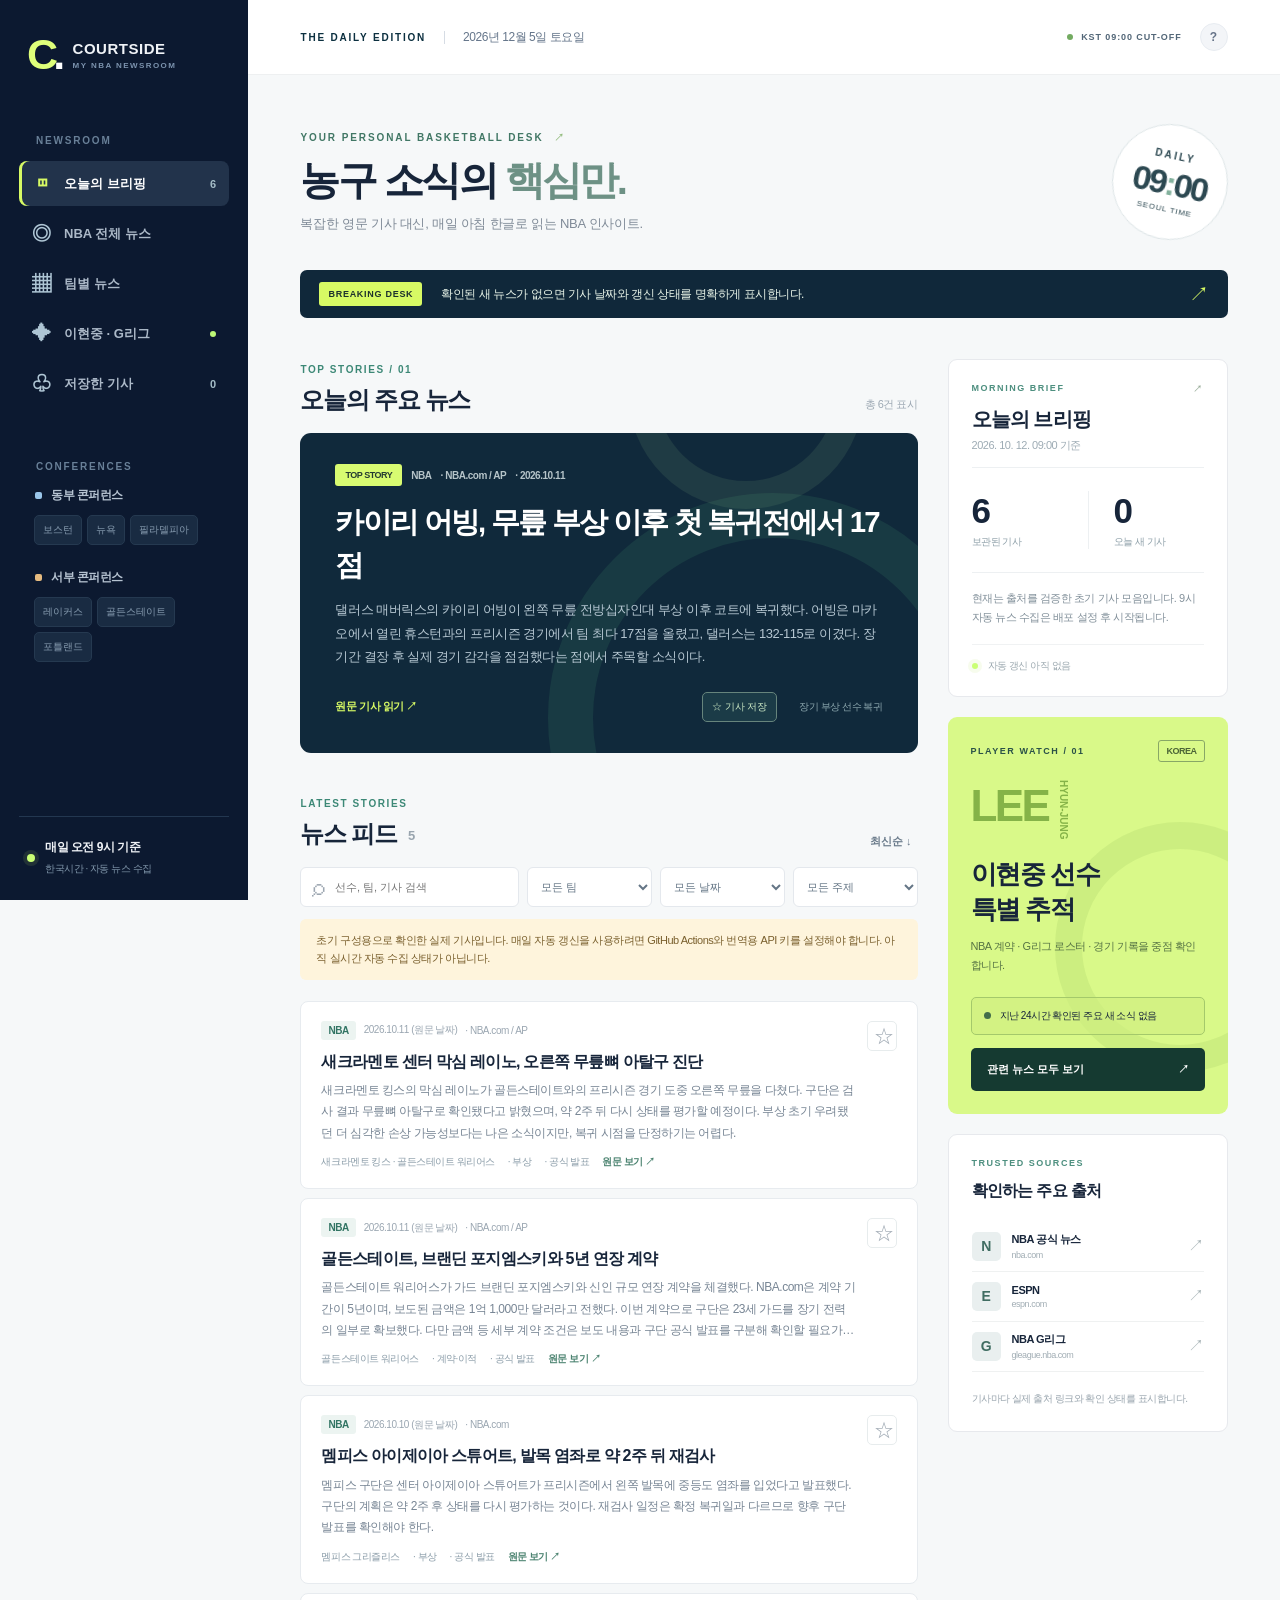
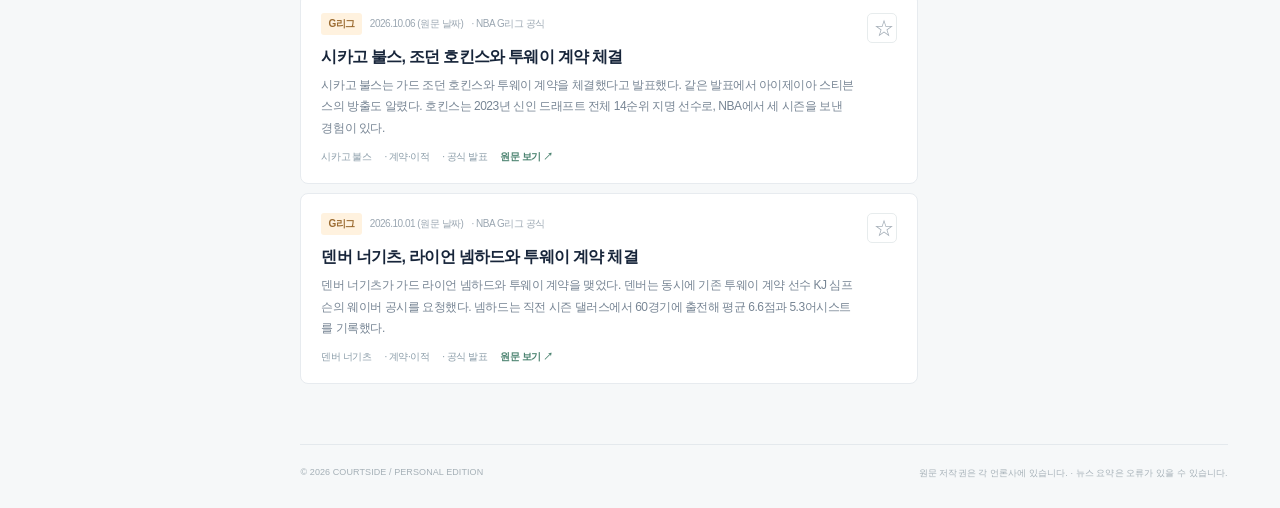
<file: index.html>
<!doctype html>
<html lang="ko">
<head>
  <meta charset="utf-8" />
  <meta name="viewport" content="width=device-width, initial-scale=1" />
  <meta name="theme-color" content="#0b1730" />
  <meta name="robots" content="noindex,nofollow" />
  <meta name="description" content="매일 아침 9시, 주요 NBA 소식과 이현중·G리그 뉴스를 한국어로 읽는 개인 뉴스룸." />
  <title>COURTSIDE — 나만의 NBA 뉴스룸</title>
  <link rel="icon" href="assets/favicon.svg" type="image/svg+xml" />
  <link rel="stylesheet" href="assets/styles.css" />
  <script src="assets/app.js" defer></script>
</head>
<body>
  <div class="shell">
    <aside class="sidebar" id="sidebar">
      <a class="brand" href="#all" aria-label="코트사이드 처음으로"><span class="brand-mark">C<span class="brand-dot">.</span></span><span class="brand-copy">COURTSIDE<small>MY NBA NEWSROOM</small></span></a>
      <div class="side-label">NEWSROOM</div>
      <nav class="main-nav" aria-label="주요 메뉴">
        <button class="nav-item active" data-view="all"><span class="nav-symbol">◫</span> 오늘의 브리핑 <span class="nav-count" id="allCount">—</span></button>
        <button class="nav-item" data-view="nba"><span class="nav-symbol">◎</span> NBA 전체 뉴스</button>
        <button class="nav-item" data-view="team"><span class="nav-symbol">▦</span> 팀별 뉴스</button>
        <button class="nav-item" data-view="lee"><span class="nav-symbol">✦</span> 이현중 · G리그 <span class="nav-pulse"></span></button>
        <button class="nav-item" data-view="saved"><span class="nav-symbol">♧</span> 저장한 기사 <span class="nav-count" id="savedCount">0</span></button>
      </nav>
      <div class="side-label leagues-label">CONFERENCES</div>
      <div class="conference-title"><span class="conf-dot east"></span> 동부 콘퍼런스</div>
      <div class="team-shortcuts"><button data-team="BOS">보스턴</button><button data-team="NYK">뉴욕</button><button data-team="PHI">필라델피아</button></div>
      <div class="conference-title"><span class="conf-dot west"></span> 서부 콘퍼런스</div>
      <div class="team-shortcuts"><button data-team="LAL">레이커스</button><button data-team="GSW">골든스테이트</button><button data-team="POR">포틀랜드</button></div>
      <div class="sidebar-bottom"><span class="live-orb"></span><div><strong>매일 오전 9시 기준</strong><small>한국시간 · 자동 뉴스 수집</small></div></div>
    </aside>
    <div class="page-area">
      <header class="topbar">
        <div class="topbar-left"><button id="menuButton" class="mobile-menu" aria-label="메뉴 열기">☰</button><span class="eyebrow">THE DAILY EDITION</span><span class="top-divider"></span><span id="todayDate">—</span></div>
        <div class="topbar-right"><span class="status-indicator"><span class="status-dot"></span> KST 09:00 CUT-OFF</span><button class="icon-button" id="helpButton" aria-label="사이트 이용 안내" title="이용 안내">?</button></div>
      </header>
      <main class="main-content">
        <div class="page-heading"><div><div class="label-stripe">YOUR PERSONAL BASKETBALL DESK <span>↗</span></div><h1>농구 소식의 <em>핵심만.</em></h1><p>복잡한 영문 기사 대신, 매일 아침 한글로 읽는 NBA 인사이트.</p></div><div class="edition-seal"><span>DAILY</span><strong>09<span>:</span>00</strong><small>SEOUL TIME</small></div></div>
        <div class="ticker" aria-label="사이트 안내"><span class="ticker-tag">BREAKING DESK</span><span id="tickerText">검증된 원문을 바탕으로 한국어 요약을 제공합니다.</span><span class="ticker-arrow">↗</span></div>
        <div class="dashboard-layout">
          <section class="primary-column">
            <div class="section-heading"><div><span class="section-kicker" id="sectionKicker">TOP STORIES / 01</span><h2 id="sectionTitle">오늘의 주요 뉴스</h2></div><div class="section-aside" id="sectionSubtitle">최근 브리핑</div></div>
            <div id="featured" class="feature-host"></div>
            <div class="section-heading latest-heading"><div><span class="section-kicker">LATEST STORIES</span><h2>뉴스 피드 <span class="feed-count" id="feedCount">0</span></h2></div><button class="sort-button" id="sortButton">최신순 ↓</button></div>
            <div class="filter-panel">
              <label class="search-box"><span aria-hidden="true">⌕</span><input id="searchInput" type="search" placeholder="선수, 팀, 기사 검색" aria-label="기사 검색" /></label>
              <select id="teamFilter" aria-label="팀별 필터"><option value="all">모든 팀</option></select>
              <select id="dateFilter" aria-label="기사 날짜 필터"><option value="all">모든 날짜</option></select>
              <select id="categoryFilter" aria-label="기사 종류 필터"><option value="all">모든 주제</option><option value="계약·이적">계약·이적</option><option value="부상">부상</option><option value="경기·기록">경기·기록</option><option value="분석·전망">분석·전망</option><option value="리그 운영">리그 운영</option><option value="기타">기타</option></select>
            </div>
            <div id="newsList" class="news-list" aria-live="polite"><div class="loading"><span class="spinner"></span> 뉴스 데이터를 불러오는 중입니다.</div></div>
          </section>
          <aside class="right-column">
            <section class="brief-card"><div class="aside-kicker">MORNING BRIEF <span class="aside-icon">↗</span></div><h3>오늘의 브리핑</h3><div class="brief-date" id="cutoffDate">—</div><div class="brief-stats"><div><strong id="totalNumber">0</strong><small>보관된 기사</small></div><div><strong id="todayNumber">0</strong><small>오늘 새 기사</small></div></div><p id="briefNote">뉴스 수집이 완료되면 이곳에 요약이 표시됩니다.</p><div class="brief-foot"><span class="live-orb"></span><span id="updatedAt">마지막 갱신: 확인 중</span></div></section>
            <section class="lee-card"><div class="lee-heading"><span class="aside-kicker">PLAYER WATCH / 01</span><span class="korea-chip">KOREA</span></div><div class="lee-monogram">LEE <span>HYUN-JUNG</span></div><h3>이현중 선수<br />특별 추적</h3><p>NBA 계약 · G리그 로스터 · 경기 기록을 중점 확인합니다.</p><div class="lee-status"><span class="lee-indicator"></span><span id="leeStatus">최근 업데이트 확인 중</span></div><button id="leeButton" class="lee-button">관련 뉴스 모두 보기 <span>↗</span></button></section>
            <section class="sources-card"><div class="aside-kicker">TRUSTED SOURCES</div><h3>확인하는 주요 출처</h3><div class="source-row"><span class="source-icon">N</span><div><strong>NBA 공식 뉴스</strong><small>nba.com</small></div><span>↗</span></div><div class="source-row"><span class="source-icon">E</span><div><strong>ESPN</strong><small>espn.com</small></div><span>↗</span></div><div class="source-row"><span class="source-icon">G</span><div><strong>NBA G리그</strong><small>gleague.nba.com</small></div><span>↗</span></div><p>기사마다 실제 출처 링크와 확인 상태를 표시합니다.</p></section>
          </aside>
        </div>
        <footer class="footer"><span>© 2026 COURTSIDE / PERSONAL EDITION</span><span>원문 저작권은 각 언론사에 있습니다. · 뉴스 요약은 오류가 있을 수 있습니다.</span></footer>
      </main>
    </div>
  </div>
  <div class="modal-backdrop" id="helpModal" hidden><div class="modal" role="dialog" aria-modal="true" aria-labelledby="helpTitle"><button id="closeHelp" class="modal-close" aria-label="닫기">×</button><span class="section-kicker">HOW IT WORKS</span><h2 id="helpTitle">COURTSIDE 이용 안내</h2><p>매일 오전 9시(한국시간)를 기준으로 지난 24시간의 주요 뉴스와 이현중 선수 관련 소식을 수집합니다. 오른쪽의 날짜는 뉴스 수집 기준일이며 실제 페이지 갱신 시각과 다를 수 있습니다.</p><p>기사 제목과 요약은 제공된 원문 또는 기사 설명을 토대로 자동 작성되며, 정확한 사실관계는 반드시 원문 링크에서 확인해 주세요.</p><p>별표를 누르면 현재 브라우저에 기사 링크를 저장합니다. 저장 목록은 다른 기기와 동기화되지 않습니다.</p><button class="primary-button" id="okayHelp">확인했습니다</button></div></div>
</body>
</html>
</file>
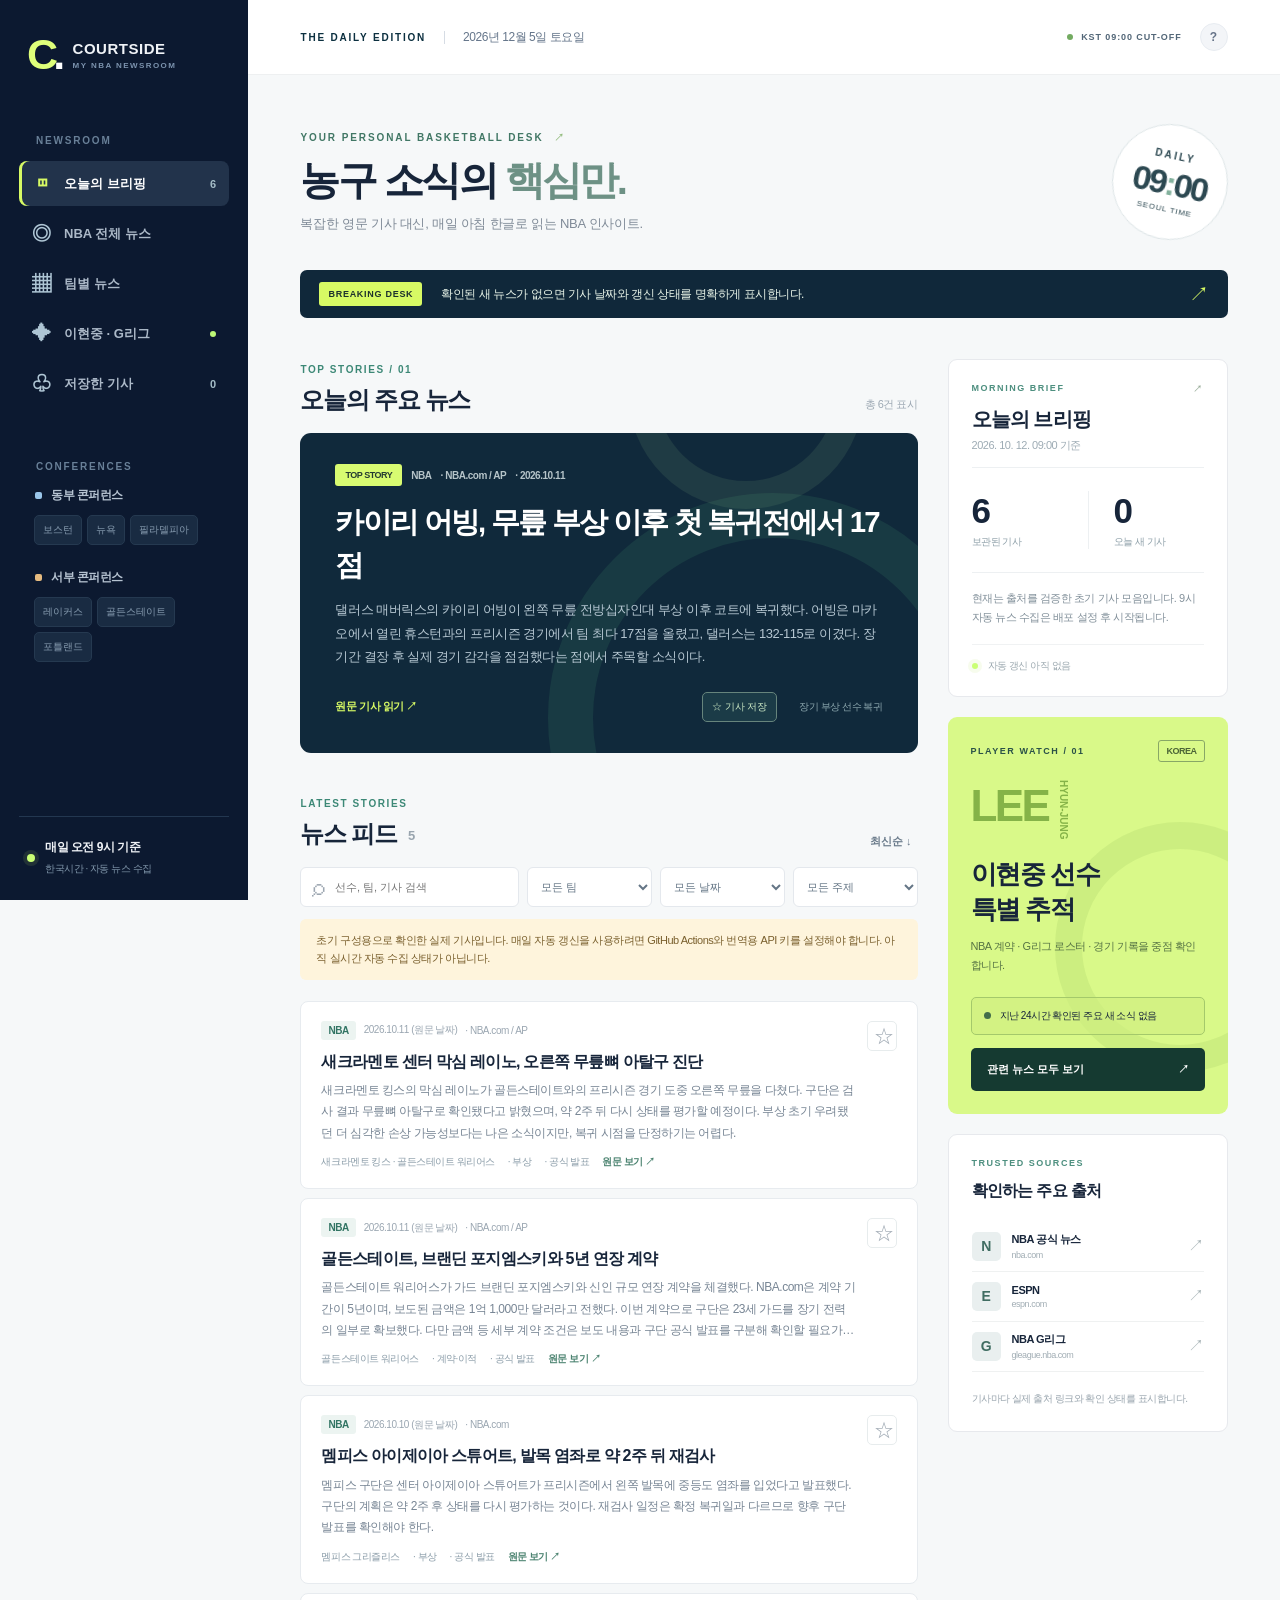
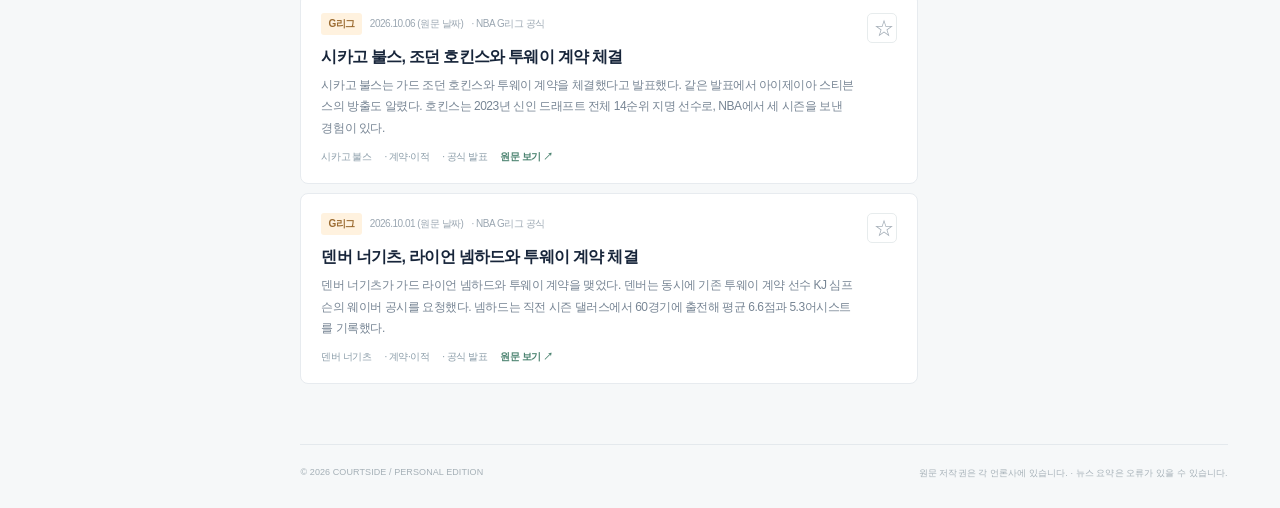
<file: 미리보기.html>
<!doctype html>
<html lang="ko">
<head>
  <meta charset="utf-8" />
  <meta name="viewport" content="width=device-width, initial-scale=1" />
  <meta name="theme-color" content="#0b1730" />
  <meta name="robots" content="noindex,nofollow" />
  <meta name="description" content="매일 아침 9시, 주요 NBA 소식과 이현중·G리그 뉴스를 한국어로 읽는 개인 뉴스룸." />
  <title>COURTSIDE — 나만의 NBA 뉴스룸</title>
  
  <style>:root{--navy:#0c1930;--ink:#17253a;--muted:#818b9a;--line:#e4e9ee;--lime:#d7fa64;--bg:#f6f8f9;--paper:#fff;--accent:#204c47}*{box-sizing:border-box}html{scroll-behavior:smooth}body{margin:0;background:var(--bg);color:var(--ink);font-family:Pretendard,"Apple SD Gothic Neo","Noto Sans KR",-apple-system,BlinkMacSystemFont,"Segoe UI",sans-serif;letter-spacing:-.03em}button,select,input{font:inherit}button{cursor:pointer}a{color:inherit;text-decoration:none}.shell{display:flex;min-height:100vh}.sidebar{width:248px;flex:0 0 248px;position:sticky;top:0;align-self:flex-start;height:100vh;padding:33px 19px 23px;background:var(--navy);color:#f0f3f7;display:flex;flex-direction:column}.brand{display:flex;align-items:center;gap:12px;margin:0 0 59px 8px}.brand-mark{font-size:43px;line-height:1;font-weight:900;color:#dfff7a;letter-spacing:-.11em;font-family:Arial,sans-serif}.brand-dot{color:#fff}.brand-copy{font-size:15px;font-weight:900;letter-spacing:.035em}.brand-copy small{display:block;color:#7c93ae;font-size:8px;letter-spacing:.18em;margin-top:4px}.side-label{font-size:10px;font-weight:800;letter-spacing:.18em;color:#698098;margin:0 0 15px 17px}.main-nav{display:grid;gap:5px}.nav-item{height:45px;border:none;border-radius:8px;color:#acb9c8;background:transparent;text-align:left;padding:0 13px;font-size:13px;font-weight:650;display:flex;gap:13px;align-items:center;width:100%}.nav-item:hover,.nav-item.active{background:#22334b;color:#fff}.nav-item.active{box-shadow:inset 3px 0 #d7fa64}.nav-symbol{font-size:19px;width:19px;text-align:center;color:#aec5d4}.nav-item.active .nav-symbol{color:var(--lime)}.nav-count{margin-left:auto;color:#a5bdc7;font-size:11px}.nav-pulse{margin-left:auto;border-radius:50%;width:6px;height:6px;background:#bdf876}.leagues-label{margin-top:55px}.conference-title{font-size:12px;font-weight:700;color:#b6c3d1;margin:0 0 11px 16px;display:flex;gap:9px;align-items:center}.conf-dot{width:7px;height:7px;border-radius:2px}.conf-dot.east{background:#9ac6ea}.conf-dot.west{background:#e6bb80}.team-shortcuts{display:flex;flex-wrap:wrap;gap:5px;margin:0 0 24px 15px}.team-shortcuts button{background:#192b42;border:1px solid #253950;color:#889db1;padding:7px 8px;border-radius:5px;font-size:10px}.team-shortcuts button:hover{color:#fff;border-color:#8c9fae}.sidebar-bottom{margin-top:auto;border-top:1px solid #233750;padding:22px 8px 1px;display:flex;gap:10px;align-items:center}.sidebar-bottom strong,.sidebar-bottom small{display:block}.sidebar-bottom strong{font-size:12px}.sidebar-bottom small{font-size:10px;color:#8298ac;margin-top:6px}.live-orb{width:8px;height:8px;background:#caff74;box-shadow:0 0 0 4px #b6e46a1e;border-radius:50%;display:inline-block;flex-shrink:0}.page-area{flex:1;min-width:0}.topbar{height:75px;background:#fff;border-bottom:1px solid #eef0f1;display:flex;justify-content:space-between;align-items:center;padding:0 clamp(25px,4.1vw,70px)}.topbar-left,.topbar-right{display:flex;gap:18px;align-items:center;font-size:12px;color:#64758a}.eyebrow{font-size:10px;font-weight:900;letter-spacing:.18em;color:#0c3040}.top-divider{width:1px;height:13px;background:#d6dce4}.status-indicator{font-size:9px;color:#536778;font-weight:800;letter-spacing:.1em;display:flex;align-items:center;gap:8px}.status-dot{background:#73ab61;width:6px;height:6px;border-radius:50%}.icon-button{background:#f3f5f8;border:1px solid #e8ecf1;width:28px;height:28px;border-radius:50%;color:#667489;font-weight:800}.mobile-menu{display:none;border:0;background:transparent;font-size:23px}.main-content{max-width:1650px;margin:0 auto;padding:49px clamp(25px,4.1vw,70px) 28px}.page-heading{display:flex;justify-content:space-between;align-items:center;margin-bottom:30px}.label-stripe{font-size:10px;letter-spacing:.19em;font-weight:900;color:#417765}.label-stripe span{color:#95bd80;margin-left:6px}.page-heading h1{margin:12px 0 11px;font-size:clamp(32px,3.15vw,48px);line-height:1.15;letter-spacing:-.065em;font-weight:880}.page-heading h1 em{font-style:normal;color:#6d9185}.page-heading p{color:#7f8a97;font-size:13px;margin:0;letter-spacing:-.02em}.edition-seal{border:1px solid #dce4e6;border-radius:50%;width:116px;height:116px;display:flex;flex-direction:column;align-items:center;justify-content:center;transform:rotate(12deg);background:white;color:#2c4851}.edition-seal>span{font-size:10px;letter-spacing:.24em;font-weight:900}.edition-seal strong{font-size:34px;letter-spacing:-.07em;line-height:1.3}.edition-seal strong span{color:#83b19d}.edition-seal small{font-size:8px;letter-spacing:.1em}.ticker{height:48px;background:#10283a;color:#eaf6ea;border-radius:7px;display:flex;gap:19px;align-items:center;padding:0 19px;margin-bottom:41px;font-size:12px;overflow:hidden}.ticker-tag{border-radius:3px;padding:7px 9px;background:var(--lime);color:#1d302d;font-weight:900;font-size:9px;letter-spacing:.08em;white-space:nowrap}.ticker #tickerText{overflow:hidden;text-overflow:ellipsis;white-space:nowrap}.ticker-arrow{margin-left:auto;color:var(--lime);font-size:20px}.dashboard-layout{display:grid;grid-template-columns:minmax(0,1fr) 280px;gap:30px}.section-heading{display:flex;align-items:end;justify-content:space-between;margin-bottom:17px}.section-kicker{font-size:10px;font-weight:900;letter-spacing:.16em;color:#3c8876}.section-heading h2{font-size:24px;letter-spacing:-.055em;margin:7px 0 0;font-weight:850}.section-aside{color:#9ca8b3;font-size:11px;margin-bottom:4px}.feature-host{min-height:280px}.featured-card{border-radius:11px;background:#10293b;color:white;min-height:291px;position:relative;overflow:hidden;padding:31px 35px;display:flex;flex-direction:column;justify-content:space-between;isolation:isolate}.featured-card:before{content:"";position:absolute;right:-80px;bottom:-190px;width:360px;height:360px;border:45px solid #27574f;border-radius:50%;opacity:.38;z-index:-1}.featured-card:after{content:"";position:absolute;right:54px;top:-160px;width:180px;height:180px;border:28px solid #9cca8d;border-radius:50%;opacity:.11;z-index:-1}.feature-meta{display:flex;align-items:center;gap:9px;font-size:10px;font-weight:700;color:#b6c4c9}.feature-meta .urgent{font-size:9px;background:#d8fb71;color:#253b32;padding:6px 10px;border-radius:3px;font-weight:900}.featured-card h3{margin:15px 0 12px;font-size:clamp(23px,2.3vw,35px);line-height:1.45;max-width:650px;font-weight:850;letter-spacing:-.06em}.featured-card p{color:#b7c8d3;font-size:13px;max-width:660px;line-height:1.8;margin:0}.feature-bottom{display:flex;align-items:center;justify-content:space-between;margin-top:23px}.feature-bottom a{font-weight:850;font-size:11px;color:var(--lime)}.feature-bottom small{color:#8da8af;font-size:10px}.feature-empty{min-height:275px;display:grid;place-content:center;text-align:center;gap:12px}.feature-empty .feature-icon{font-size:35px;color:var(--lime)}.feature-empty h3{margin:0;font-size:24px}.feature-empty p{margin:0;font-size:13px}.latest-heading{margin-top:40px}.feed-count{font-size:13px;color:#99a5af;vertical-align:middle;margin-left:6px}.sort-button{border:0;background:transparent;font-weight:700;font-size:11px;color:#687989}.filter-panel{display:grid;grid-template-columns:minmax(150px,1.4fr) repeat(3,minmax(90px,.8fr));gap:8px;margin-bottom:12px}.search-box{display:flex;align-items:center;gap:8px;height:40px;background:white;border:1px solid #e4e8ed;border-radius:6px;padding:0 11px}.search-box span{color:#9ca6b1;font-size:25px;line-height:1}.search-box input{border:0;background:transparent;outline:none;min-width:0;width:100%;font-size:11px;color:#2d3f4e}.filter-panel select{border:1px solid #e4e8ed;border-radius:6px;background:#fff;color:#657686;padding:0 9px;font-size:11px;min-width:0}.news-list{display:grid;gap:9px}.news-item{background:white;border:1px solid #e7ebef;border-radius:8px;padding:19px 20px;display:grid;grid-template-columns:1fr auto;gap:10px;transition:box-shadow .2s,transform .2s}.news-item:hover{box-shadow:0 8px 25px #1124380b;transform:translateY(-1px)}.item-top{display:flex;align-items:center;gap:8px;flex-wrap:wrap}.item-tag{background:#ecf4f1;color:#317463;font-size:10px;font-weight:800;border-radius:3px;padding:4px 7px}.item-tag.gleague{background:#fff2df;color:#9b6b31}.item-time,.item-source{font-size:10px;color:#9aa6b1}.item-headline{font-size:16px;font-weight:840;line-height:1.45;margin:10px 0 7px;letter-spacing:-.045em}.item-headline a:hover{color:#38775f}.item-summary{color:#778594;font-size:12px;line-height:1.78;margin:0 0 11px;display:-webkit-box;-webkit-line-clamp:3;-webkit-box-orient:vertical;overflow:hidden}.item-footer{display:flex;gap:13px;align-items:center;font-size:10px;color:#8a9ca8}.item-footer a{color:#4a826f;font-weight:750}.save-button{border:1px solid #e7eced;background:#fff;border-radius:5px;color:#a0aab4;width:30px;height:30px;font-size:20px;line-height:1}.save-button.saved{color:#648e3e;background:#f0f7df;border-color:#dfebc8}.empty-state,.loading{border:1px dashed #d4dce0;padding:43px 23px;text-align:center;border-radius:9px;color:#82929d;background:#fff;font-size:12px;line-height:1.9}.empty-state strong{display:block;font-size:17px;color:#2c4453;margin-bottom:5px}.spinner{width:12px;height:12px;border:2px solid #bbcfb8;border-top-color:transparent;display:inline-block;border-radius:100%;animation:spin .6s infinite linear;vertical-align:middle;margin-right:9px}@keyframes spin{to{transform:rotate(360deg)}}.right-column{display:flex;flex-direction:column;gap:20px}.brief-card,.sources-card{background:white;border:1px solid #e7e9ed;border-radius:9px;padding:23px}.aside-kicker{font-size:9px;font-weight:900;letter-spacing:.17em;color:#4d8f7f}.aside-icon{float:right;color:#9aae9b}.brief-card h3,.sources-card h3{font-size:20px;font-weight:850;letter-spacing:-.045em;margin:13px 0 5px}.brief-date{font-size:11px;color:#9dabb4}.brief-stats{display:grid;grid-template-columns:1fr 1fr;padding:23px 0;margin-top:14px;border-top:1px solid #edf0f2;border-bottom:1px solid #edf0f2}.brief-stats div:nth-child(2){border-left:1px solid #edf0f2;padding-left:25px}.brief-stats strong,.brief-stats small{display:block}.brief-stats strong{font-size:35px;letter-spacing:-.06em;font-weight:900}.brief-stats small{font-size:10px;color:#8d9fa8;margin-top:4px}.brief-card p{font-size:11px;line-height:1.75;color:#82909a;margin:16px 0}.brief-foot{border-top:1px solid #f0f2f3;padding-top:14px;display:flex;gap:10px;align-items:center;color:#9ba8af;font-size:10px}.brief-foot .live-orb{width:6px;height:6px}.lee-card{background:#d9f989;border-radius:9px;padding:23px;position:relative;overflow:hidden}.lee-card:after{content:"";position:absolute;right:-77px;top:105px;width:196px;height:196px;border:27px solid #badf75;border-radius:50%;opacity:.44}.lee-heading{display:flex;justify-content:space-between;align-items:center;position:relative;z-index:1}.lee-heading .aside-kicker{color:#2a5148}.korea-chip{font-size:9px;font-weight:900;border:1px solid #88a766;padding:5px 7px;border-radius:3px;color:#4b6436}.lee-monogram{color:#85b348;font-size:44px;font-weight:900;letter-spacing:-.06em;margin-top:18px;line-height:1;white-space:nowrap}.lee-monogram span{font-size:10px;letter-spacing:0;vertical-align:middle;writing-mode:vertical-rl}.lee-card h3{font-size:26px;line-height:1.35;letter-spacing:-.055em;margin:18px 0 10px;position:relative;z-index:1}.lee-card p{color:#567444;line-height:1.7;font-size:11px;margin:0 0 22px;position:relative;z-index:1}.lee-status{border:1px solid #a4c96b;background:#d0ef80a1;padding:11px 12px;border-radius:5px;font-size:10px;display:flex;align-items:center;gap:9px;position:relative;z-index:1}.lee-indicator{width:7px;height:7px;background:#426d4a;border-radius:50%}.lee-button{width:100%;background:#153a31;border:0;color:#fff;padding:14px 16px;border-radius:5px;font-size:11px;font-weight:800;display:flex;justify-content:space-between;align-items:center;margin-top:13px;position:relative;z-index:1}.sources-card h3{font-size:16px;margin-bottom:20px}.source-row{border-bottom:1px solid #eff1f1;padding:10px 0;display:flex;align-items:center;gap:11px}.source-row>span:last-child{margin-left:auto;color:#a9b5b8}.source-icon{display:grid;place-items:center;width:29px;height:29px;background:#e9efef;border-radius:5px;color:#406d62;font-weight:900;font-size:14px}.source-row strong,.source-row small{display:block}.source-row strong{font-size:11px}.source-row small{font-size:9px;color:#a1adb4;margin-top:3px}.sources-card p{font-size:10px;line-height:1.8;color:#98a4ad;margin:18px 0 0}.footer{border-top:1px solid #e4e9ed;margin-top:60px;padding-top:22px;color:#a5b0b7;font-size:9px;display:flex;gap:12px;justify-content:space-between;letter-spacing:.01em}.modal-backdrop{position:fixed;z-index:100;inset:0;background:#07122299;display:grid;place-items:center;padding:20px}.modal-backdrop[hidden]{display:none}.modal{position:relative;background:#fff;padding:32px;max-width:500px;border-radius:12px;box-shadow:0 15px 40px #0002}.modal h2{margin:14px 0}.modal p{font-size:13px;line-height:1.85;color:#596a75}.modal-close{position:absolute;top:12px;right:15px;border:0;background:transparent;font-size:27px;color:#93a0a6}.primary-button{border:0;background:#173f37;color:#fff;padding:10px 20px;border-radius:5px;margin-top:8px}.source-notice{background:#fef4dc;color:#7a602e;font-size:11px;padding:12px 16px;border-radius:6px;margin-bottom:12px;line-height:1.7}.sort-button:hover,.icon-button:hover{opacity:.7}@media(max-width:1200px){.sidebar{width:205px;flex-basis:205px}.dashboard-layout{grid-template-columns:minmax(0,1fr) 250px;gap:20px}.main-content{padding-inline:29px}.topbar{padding-inline:29px}.filter-panel{grid-template-columns:1fr 1fr}.search-box{grid-column:span 2}}@media(max-width:900px){.sidebar{position:fixed;z-index:50;transform:translateX(-100%);transition:transform .25s;width:245px;box-shadow:7px 0 25px #0002}.sidebar.open{transform:translateX(0)}.mobile-menu{display:block}.main-content{padding:32px 20px 25px}.topbar{padding:0 20px;height:61px}.dashboard-layout{grid-template-columns:1fr}.right-column{display:grid;grid-template-columns:1fr 1fr;align-items:start}.sources-card{grid-column:1/-1}.edition-seal{width:95px;height:95px}.page-heading h1{font-size:33px}.ticker{margin-bottom:32px}}@media(max-width:620px){.right-column{grid-template-columns:1fr}.sources-card{grid-column:auto}.page-heading{margin-bottom:23px}.edition-seal{display:none}.page-heading h1{font-size:34px}.page-heading p{font-size:12px;line-height:1.6}.ticker{padding:0 10px;gap:9px;height:45px;font-size:10px}.ticker-tag{font-size:8px;padding:6px}.featured-card{padding:23px;min-height:280px}.featured-card h3{font-size:24px}.featured-card p{font-size:11px}.section-heading h2{font-size:21px}.filter-panel{grid-template-columns:1fr 1fr}.topbar-right .status-indicator{font-size:0;gap:0}.topbar-right .status-dot{width:7px;height:7px}.footer{flex-direction:column}.news-item{padding:15px}.search-box input{font-size:12px}}

.feature-save{border:1px solid #66847c;background:#1b3b47;color:#cdeac6;padding:7px 9px;border-radius:5px;font-size:10px;margin-left:auto;margin-right:12px}.feature-save.active{color:#213e36;background:#daf486}.feature-bottom{gap:10px;flex-wrap:wrap}.feature-bottom small{text-align:right}
</style>
  
</head>
<body>
  <div class="shell">
    <aside class="sidebar" id="sidebar">
      <a class="brand" href="#all" aria-label="코트사이드 처음으로"><span class="brand-mark">C<span class="brand-dot">.</span></span><span class="brand-copy">COURTSIDE<small>MY NBA NEWSROOM</small></span></a>
      <div class="side-label">NEWSROOM</div>
      <nav class="main-nav" aria-label="주요 메뉴">
        <button class="nav-item active" data-view="all"><span class="nav-symbol">◫</span> 오늘의 브리핑 <span class="nav-count" id="allCount">—</span></button>
        <button class="nav-item" data-view="nba"><span class="nav-symbol">◎</span> NBA 전체 뉴스</button>
        <button class="nav-item" data-view="team"><span class="nav-symbol">▦</span> 팀별 뉴스</button>
        <button class="nav-item" data-view="lee"><span class="nav-symbol">✦</span> 이현중 · G리그 <span class="nav-pulse"></span></button>
        <button class="nav-item" data-view="saved"><span class="nav-symbol">♧</span> 저장한 기사 <span class="nav-count" id="savedCount">0</span></button>
      </nav>
      <div class="side-label leagues-label">CONFERENCES</div>
      <div class="conference-title"><span class="conf-dot east"></span> 동부 콘퍼런스</div>
      <div class="team-shortcuts"><button data-team="BOS">보스턴</button><button data-team="NYK">뉴욕</button><button data-team="PHI">필라델피아</button></div>
      <div class="conference-title"><span class="conf-dot west"></span> 서부 콘퍼런스</div>
      <div class="team-shortcuts"><button data-team="LAL">레이커스</button><button data-team="GSW">골든스테이트</button><button data-team="POR">포틀랜드</button></div>
      <div class="sidebar-bottom"><span class="live-orb"></span><div><strong>매일 오전 9시 기준</strong><small>한국시간 · 자동 뉴스 수집</small></div></div>
    </aside>
    <div class="page-area">
      <header class="topbar">
        <div class="topbar-left"><button id="menuButton" class="mobile-menu" aria-label="메뉴 열기">☰</button><span class="eyebrow">THE DAILY EDITION</span><span class="top-divider"></span><span id="todayDate">—</span></div>
        <div class="topbar-right"><span class="status-indicator"><span class="status-dot"></span> KST 09:00 CUT-OFF</span><button class="icon-button" id="helpButton" aria-label="사이트 이용 안내" title="이용 안내">?</button></div>
      </header>
      <main class="main-content">
        <div class="page-heading"><div><div class="label-stripe">YOUR PERSONAL BASKETBALL DESK <span>↗</span></div><h1>농구 소식의 <em>핵심만.</em></h1><p>복잡한 영문 기사 대신, 매일 아침 한글로 읽는 NBA 인사이트.</p></div><div class="edition-seal"><span>DAILY</span><strong>09<span>:</span>00</strong><small>SEOUL TIME</small></div></div>
        <div class="ticker" aria-label="사이트 안내"><span class="ticker-tag">BREAKING DESK</span><span id="tickerText">검증된 원문을 바탕으로 한국어 요약을 제공합니다.</span><span class="ticker-arrow">↗</span></div>
        <div class="dashboard-layout">
          <section class="primary-column">
            <div class="section-heading"><div><span class="section-kicker" id="sectionKicker">TOP STORIES / 01</span><h2 id="sectionTitle">오늘의 주요 뉴스</h2></div><div class="section-aside" id="sectionSubtitle">최근 브리핑</div></div>
            <div id="featured" class="feature-host"></div>
            <div class="section-heading latest-heading"><div><span class="section-kicker">LATEST STORIES</span><h2>뉴스 피드 <span class="feed-count" id="feedCount">0</span></h2></div><button class="sort-button" id="sortButton">최신순 ↓</button></div>
            <div class="filter-panel">
              <label class="search-box"><span aria-hidden="true">⌕</span><input id="searchInput" type="search" placeholder="선수, 팀, 기사 검색" aria-label="기사 검색" /></label>
              <select id="teamFilter" aria-label="팀별 필터"><option value="all">모든 팀</option></select>
              <select id="dateFilter" aria-label="기사 날짜 필터"><option value="all">모든 날짜</option></select>
              <select id="categoryFilter" aria-label="기사 종류 필터"><option value="all">모든 주제</option><option value="계약·이적">계약·이적</option><option value="부상">부상</option><option value="경기·기록">경기·기록</option><option value="분석·전망">분석·전망</option><option value="리그 운영">리그 운영</option><option value="기타">기타</option></select>
            </div>
            <div id="newsList" class="news-list" aria-live="polite"><div class="loading"><span class="spinner"></span> 뉴스 데이터를 불러오는 중입니다.</div></div>
          </section>
          <aside class="right-column">
            <section class="brief-card"><div class="aside-kicker">MORNING BRIEF <span class="aside-icon">↗</span></div><h3>오늘의 브리핑</h3><div class="brief-date" id="cutoffDate">—</div><div class="brief-stats"><div><strong id="totalNumber">0</strong><small>보관된 기사</small></div><div><strong id="todayNumber">0</strong><small>오늘 새 기사</small></div></div><p id="briefNote">뉴스 수집이 완료되면 이곳에 요약이 표시됩니다.</p><div class="brief-foot"><span class="live-orb"></span><span id="updatedAt">마지막 갱신: 확인 중</span></div></section>
            <section class="lee-card"><div class="lee-heading"><span class="aside-kicker">PLAYER WATCH / 01</span><span class="korea-chip">KOREA</span></div><div class="lee-monogram">LEE <span>HYUN-JUNG</span></div><h3>이현중 선수<br />특별 추적</h3><p>NBA 계약 · G리그 로스터 · 경기 기록을 중점 확인합니다.</p><div class="lee-status"><span class="lee-indicator"></span><span id="leeStatus">최근 업데이트 확인 중</span></div><button id="leeButton" class="lee-button">관련 뉴스 모두 보기 <span>↗</span></button></section>
            <section class="sources-card"><div class="aside-kicker">TRUSTED SOURCES</div><h3>확인하는 주요 출처</h3><div class="source-row"><span class="source-icon">N</span><div><strong>NBA 공식 뉴스</strong><small>nba.com</small></div><span>↗</span></div><div class="source-row"><span class="source-icon">E</span><div><strong>ESPN</strong><small>espn.com</small></div><span>↗</span></div><div class="source-row"><span class="source-icon">G</span><div><strong>NBA G리그</strong><small>gleague.nba.com</small></div><span>↗</span></div><p>기사마다 실제 출처 링크와 확인 상태를 표시합니다.</p></section>
          </aside>
        </div>
        <footer class="footer"><span>© 2026 COURTSIDE / PERSONAL EDITION</span><span>원문 저작권은 각 언론사에 있습니다. · 뉴스 요약은 오류가 있을 수 있습니다.</span></footer>
      </main>
    </div>
  </div>
  <div class="modal-backdrop" id="helpModal" hidden><div class="modal" role="dialog" aria-modal="true" aria-labelledby="helpTitle"><button id="closeHelp" class="modal-close" aria-label="닫기">×</button><span class="section-kicker">HOW IT WORKS</span><h2 id="helpTitle">COURTSIDE 이용 안내</h2><p>매일 오전 9시(한국시간)를 기준으로 지난 24시간의 주요 뉴스와 이현중 선수 관련 소식을 수집합니다. 오른쪽의 날짜는 뉴스 수집 기준일이며 실제 페이지 갱신 시각과 다를 수 있습니다.</p><p>기사 제목과 요약은 제공된 원문 또는 기사 설명을 토대로 자동 작성되며, 정확한 사실관계는 반드시 원문 링크에서 확인해 주세요.</p><p>별표를 누르면 현재 브라우저에 기사 링크를 저장합니다. 저장 목록은 다른 기기와 동기화되지 않습니다.</p><button class="primary-button" id="okayHelp">확인했습니다</button></div></div>
<script>window.fetch=async()=>({ok:true,json:async()=>({
  "schema_version": 1,
  "mode": "verified_seed",
  "generated_at": null,
  "cutoff_at": "2026-10-12T09:00:00+09:00",
  "window_start": "2026-10-11T09:00:00+09:00",
  "warnings": [],
  "articles": [
    {
      "id": "seed-irving-2026-10-11",
      "section": "nba",
      "source": "NBA.com / AP",
      "title_original": "Welcome back, Kyrie: Irving scores 17 for Mavs in China",
      "title_ko": "카이리 어빙, 무릎 부상 이후 첫 복귀전에서 17점",
      "summary_ko": "댈러스 매버릭스의 카이리 어빙이 왼쪽 무릎 전방십자인대 부상 이후 코트에 복귀했다. 어빙은 마카오에서 열린 휴스턴과의 프리시즌 경기에서 팀 최다 17점을 올렸고, 댈러스는 132-115로 이겼다. 장기간 결장 후 실제 경기 감각을 점검했다는 점에서 주목할 소식이다.",
      "why_it_matters": "장기 부상 선수 복귀",
      "published_at": "2026-10-11",
      "published_precision": "date",
      "teams": [
        "DAL",
        "HOU"
      ],
      "category": "경기·기록",
      "verification": "reported",
      "url": "https://www.nba.com/news/kyrie-irving-makes-return-in-nba-china-game"
    },
    {
      "id": "seed-raynaud-2026-10-11",
      "section": "nba",
      "source": "NBA.com / AP",
      "title_original": "Kings center Maxime Raynaud suffers right patellar subluxation",
      "title_ko": "새크라멘토 센터 막심 레이노, 오른쪽 무릎뼈 아탈구 진단",
      "summary_ko": "새크라멘토 킹스의 막심 레이노가 골든스테이트와의 프리시즌 경기 도중 오른쪽 무릎을 다쳤다. 구단은 검사 결과 무릎뼈 아탈구로 확인됐다고 밝혔으며, 약 2주 뒤 다시 상태를 평가할 예정이다. 부상 초기 우려됐던 더 심각한 손상 가능성보다는 나은 소식이지만, 복귀 시점을 단정하기는 어렵다.",
      "why_it_matters": "구단 발표에 따른 부상 추적",
      "published_at": "2026-10-11",
      "published_precision": "date",
      "teams": [
        "SAC",
        "GSW"
      ],
      "category": "부상",
      "verification": "official",
      "url": "https://www.nba.com/news/kings-center-maxime-raynaud-exits-in-1st-half-after-going-down-with-right-knee-injury"
    },
    {
      "id": "seed-podziemski-2026-10-11",
      "section": "nba",
      "source": "NBA.com / AP",
      "title_original": "Warriors sign Brandin Podziemski to 5-year rookie scale contract extension",
      "title_ko": "골든스테이트, 브랜딘 포지엠스키와 5년 연장 계약",
      "summary_ko": "골든스테이트 워리어스가 가드 브랜딘 포지엠스키와 신인 규모 연장 계약을 체결했다. NBA.com은 계약 기간이 5년이며, 보도된 금액은 1억 1,000만 달러라고 전했다. 이번 계약으로 구단은 23세 가드를 장기 전력의 일부로 확보했다. 다만 금액 등 세부 계약 조건은 보도 내용과 구단 공식 발표를 구분해 확인할 필요가 있다.",
      "why_it_matters": "골든스테이트 핵심 전력 계약",
      "published_at": "2026-10-11",
      "published_precision": "date",
      "teams": [
        "GSW"
      ],
      "category": "계약·이적",
      "verification": "official",
      "url": "https://www.nba.com/news/brandin-podziemski-warriors-extension-october-2026"
    },
    {
      "id": "seed-stewart-2026-10-10",
      "section": "nba",
      "source": "NBA.com",
      "title_original": "Grizzlies center Isaiah Stewart out 2 weeks with ankle sprain",
      "title_ko": "멤피스 아이제이아 스튜어트, 발목 염좌로 약 2주 뒤 재검사",
      "summary_ko": "멤피스 구단은 센터 아이제이아 스튜어트가 프리시즌에서 왼쪽 발목에 중등도 염좌를 입었다고 발표했다. 구단의 계획은 약 2주 후 상태를 다시 평가하는 것이다. 재검사 일정은 확정 복귀일과 다르므로 향후 구단 발표를 확인해야 한다.",
      "why_it_matters": "시즌 초반 로테이션 변수",
      "published_at": "2026-10-10",
      "published_precision": "date",
      "teams": [
        "MEM"
      ],
      "category": "부상",
      "verification": "official",
      "url": "https://www.nba.com/news/grizzlies-center-isaiah-stewart-out-2-weeks-with-ankle-sprain"
    },
    {
      "id": "seed-hawkins-2026-10-06",
      "section": "gleague",
      "source": "NBA G리그 공식",
      "title_original": "Chicago Bulls Sign Jordan Hawkins To Two-Way Deal",
      "title_ko": "시카고 불스, 조던 호킨스와 투웨이 계약 체결",
      "summary_ko": "시카고 불스는 가드 조던 호킨스와 투웨이 계약을 체결했다고 발표했다. 같은 발표에서 아이제이아 스티븐스의 방출도 알렸다. 호킨스는 2023년 신인 드래프트 전체 14순위 지명 선수로, NBA에서 세 시즌을 보낸 경험이 있다.",
      "why_it_matters": "NBA와 G리그를 잇는 투웨이 계약",
      "published_at": "2026-10-06",
      "published_precision": "date",
      "teams": [
        "CHI"
      ],
      "category": "계약·이적",
      "verification": "official",
      "url": "https://gleague.nba.com/news/chicago-bulls-sign-jordan-hawkins-to-two-way-deal"
    },
    {
      "id": "seed-nembhard-2026-10-01",
      "section": "gleague",
      "source": "NBA G리그 공식",
      "title_original": "Nuggets Sign Ryan Nembhard To Two-Way Contract",
      "title_ko": "덴버 너기츠, 라이언 넴하드와 투웨이 계약 체결",
      "summary_ko": "덴버 너기츠가 가드 라이언 넴하드와 투웨이 계약을 맺었다. 덴버는 동시에 기존 투웨이 계약 선수 KJ 심프슨의 웨이버 공시를 요청했다. 넴하드는 직전 시즌 댈러스에서 60경기에 출전해 평균 6.6점과 5.3어시스트를 기록했다.",
      "why_it_matters": "NBA와 G리그를 잇는 투웨이 계약",
      "published_at": "2026-10-01",
      "published_precision": "date",
      "teams": [
        "DEN"
      ],
      "category": "계약·이적",
      "verification": "official",
      "url": "https://gleague.nba.com/news/nuggets-sign-ryan-nembhard-to-two-way-contract"
    }
  ]
}
)});</script>
<script>'use strict';
const TEAM_LABELS={ATL:'애틀랜타 호크스',BOS:'보스턴 셀틱스',BKN:'브루클린 네츠',CHA:'샬럿 호네츠',CHI:'시카고 불스',CLE:'클리블랜드 캐벌리어스',DAL:'댈러스 매버릭스',DEN:'덴버 너기츠',DET:'디트로이트 피스턴스',GSW:'골든스테이트 워리어스',HOU:'휴스턴 로키츠',IND:'인디애나 페이서스',LAC:'LA 클리퍼스',LAL:'LA 레이커스',MEM:'멤피스 그리즐리스',MIA:'마이애미 히트',MIL:'밀워키 벅스',MIN:'미네소타 팀버울브스',NOP:'뉴올리언스 펠리컨스',NYK:'뉴욕 닉스',OKC:'오클라호마시티 선더',ORL:'올랜도 매직',PHI:'필라델피아 세븐티식서스',PHX:'피닉스 선스',POR:'포틀랜드 트레일블레이저스',SAC:'새크라멘토 킹스',SAS:'샌안토니오 스퍼스',TOR:'토론토 랩터스',UTA:'유타 재즈',WAS:'워싱턴 위저즈'};
const $=id=>document.getElementById(id); const escapeHtml=s=>String(s??'').replace(/[&<>"']/g,c=>({'&':'&amp;','<':'&lt;','>':'&gt;','"':'&quot;',"'":'&#39;'}[c]));
function safeUrl(value){try{const u=new URL(value);return ['http:','https:'].includes(u.protocol)?u.href:'#';}catch{return '#';}}
const state={articles:[],view:'all',team:'all',date:'all',category:'all',search:'',reverse:false,saved:new Set(),data:null};
try{const saved=JSON.parse(localStorage.getItem('courtside-bookmarks')||'[]');state.saved=new Set(Array.isArray(saved)?saved:[]);}catch{}
const kstDateTime=iso=>{if(!iso)return '날짜 미상'; if(/^\d{4}-\d{2}-\d{2}$/.test(iso))return iso.replaceAll('-','.');const date=new Date(iso);return isNaN(date.getTime())?'날짜 미상':new Intl.DateTimeFormat('ko-KR',{timeZone:'Asia/Seoul',year:'numeric',month:'2-digit',day:'2-digit',hour:'2-digit',minute:'2-digit',hour12:false}).format(date)};
const kstDate=iso=>{if(!iso)return '';if(/^\d{4}-\d{2}-\d{2}$/.test(iso))return iso;const d=new Date(iso);return isNaN(d)?'':new Intl.DateTimeFormat('sv-SE',{timeZone:'Asia/Seoul',year:'numeric',month:'2-digit',day:'2-digit'}).format(d)};
const isRecent=(a)=>{if(!state.data?.window_start||!state.data?.cutoff_at||a.published_precision==='date')return false;const p=Date.parse(a.published_at);return Number.isFinite(p)&&p>=Date.parse(state.data.window_start)&&p<Date.parse(state.data.cutoff_at)};
function save(id){if(state.saved.has(id))state.saved.delete(id);else state.saved.add(id);try{localStorage.setItem('courtside-bookmarks',JSON.stringify([...state.saved]));}catch{}render()}
function itemSection(a){return a.section==='lee'?'이현중':a.section==='gleague'?'G리그':'NBA'}
function articleTile(a){const teams=(a.teams||[]).map(t=>TEAM_LABELS[t]||t).join(' · ');const checked=a.verification==='official'?'공식 발표':a.verification==='reported'?'언론 보도':'확인 필요';return `<article class="news-item"><div><div class="item-top"><span class="item-tag ${a.section==='nba'?'':'gleague'}">${escapeHtml(itemSection(a))}</span><span class="item-time">${escapeHtml(kstDateTime(a.published_at))}${a.published_precision==='date'?' (원문 날짜)':''}</span><span class="item-source">· ${escapeHtml(a.source||'출처 미상')}</span></div><h3 class="item-headline"><a href="${escapeHtml(safeUrl(a.url))}" target="_blank" rel="noopener noreferrer">${escapeHtml(a.title_ko||a.title_original||'제목 미상')}</a></h3><p class="item-summary">${escapeHtml(a.summary_ko||'한국어 요약이 준비되지 않았습니다. 원문을 확인해 주세요.')}</p><div class="item-footer"><span>${escapeHtml(teams||a.category||'리그 전체')}</span><span>· ${escapeHtml(a.category||'기타')}</span><span>· ${checked}</span><a href="${escapeHtml(safeUrl(a.url))}" target="_blank" rel="noopener noreferrer">원문 보기 ↗</a></div></div><button class="save-button ${state.saved.has(a.id)?'saved':''}" data-save="${escapeHtml(a.id)}" aria-label="${state.saved.has(a.id)?'북마크 해제':'북마크 저장'}" aria-pressed="${state.saved.has(a.id)?'true':'false'}" title="기사 저장">${state.saved.has(a.id)?'★':'☆'}</button></article>`}
function filtered(){let a=[...state.articles];if(state.view==='nba')a=a.filter(x=>x.section==='nba');if(state.view==='lee')a=a.filter(x=>x.section==='lee'||x.section==='gleague');if(state.view==='saved')a=a.filter(x=>state.saved.has(x.id));if(state.view==='team'&&state.team==='all')a=a.filter(x=>(x.teams||[]).length);if(state.team!=='all')a=a.filter(x=>(x.teams||[]).includes(state.team));if(state.category!=='all')a=a.filter(x=>x.category===state.category);if(state.date!=='all')a=a.filter(x=>kstDate(x.published_at)===state.date);if(state.search){const query=state.search.trim().toLowerCase();a=a.filter(x=>[x.title_ko,x.title_original,x.summary_ko,x.source,...(x.teams||[]).map(t=>TEAM_LABELS[t]||t),x.category].join(' ').toLowerCase().includes(query))}return a.sort((x,y)=>{const cmp=String(y.published_at).localeCompare(String(x.published_at));return state.reverse?-cmp:cmp})}
function render(){const visible=filtered();const lead=visible[0];const countRecent=state.articles.filter(isRecent).length;
 const headings={all:['TOP STORIES / 01','오늘의 주요 뉴스'],nba:['LEAGUE NEWS','NBA 전체 뉴스'],team:['TEAM DESK','팀별 뉴스'],lee:['KOREA PLAYER WATCH','이현중 · G리그'],saved:['READING LIST','저장한 기사']};
 $('sectionKicker').textContent=headings[state.view][0];$('sectionTitle').textContent=headings[state.view][1];$('sectionSubtitle').textContent=`총 ${visible.length}건 표시`;
 document.querySelectorAll('.nav-item').forEach(n=>n.classList.toggle('active',n.dataset.view===state.view));
 $('allCount').textContent=state.articles.length;$('savedCount').textContent=state.saved.size;$('feedCount').textContent=Math.max(0,visible.length-(lead?1:0));$('totalNumber').textContent=state.articles.length;$('todayNumber').textContent=countRecent;
 if(lead){$('featured').innerHTML=`<article class="featured-card"><div><div class="feature-meta"><span class="urgent">${state.view==='lee'?'PLAYER WATCH':'TOP STORY'}</span><span>${escapeHtml(itemSection(lead))}</span><span>· ${escapeHtml(lead.source||'')}</span><span>· ${escapeHtml(kstDateTime(lead.published_at))}</span></div><h3>${escapeHtml(lead.title_ko||lead.title_original)}</h3><p>${escapeHtml(lead.summary_ko||'원문에서 주요 내용을 확인해 주세요.')}</p></div><div class="feature-bottom"><a href="${escapeHtml(safeUrl(lead.url))}" target="_blank" rel="noopener noreferrer">원문 기사 읽기 ↗</a><button class="feature-save ${state.saved.has(lead.id)?'active':''}" data-save="${escapeHtml(lead.id)}" aria-label="북마크">${state.saved.has(lead.id)?'★ 저장됨':'☆ 기사 저장'}</button><small>${escapeHtml(lead.why_it_matters||lead.category||'')}</small></div></article>`;}else{$('featured').innerHTML='<div class="featured-card feature-empty"><div class="feature-icon">◌</div><h3>표시할 기사가 없습니다</h3><p>필터를 조정하거나 다음 수집을 확인해 주세요.</p></div>'}
 let notice='';if(state.data?.mode==='verified_seed')notice='<div class="source-notice">초기 구성용으로 확인한 실제 기사입니다. 매일 자동 갱신을 사용하려면 GitHub Actions와 번역용 API 키를 설정해야 합니다. 아직 실시간 자동 수집 상태가 아닙니다.</div>';else if(!state.data?.generated_at)notice='<div class="source-notice">뉴스 수집이 아직 실행되지 않았습니다. GitHub Actions에서 첫 실행을 진행해 주세요.</div>';else if(state.data?.warnings?.length)notice=`<div class="source-notice">갱신 안내: ${escapeHtml(state.data.warnings.slice(0,2).join(' / '))}</div>`;
 const rest=lead?visible.slice(1):[];
 $('newsList').innerHTML=notice+(rest.length?rest.map(articleTile).join(''):'<div class="empty-state"><strong>표시할 다른 기사가 없습니다.</strong>선택된 조건에 맞는 새로운 소식은 다음 갱신 시 추가됩니다.</div>');
 const leeNews=state.articles.filter(x=>x.section==='lee'&&isRecent(x));const leeErrors=(state.data?.warnings||[]).some(w=>w.includes('(lee)'));$('leeStatus').textContent=leeNews.length?`지난 24시간 새 소식 ${leeNews.length}건`:leeErrors?'일부 이현중 소식 조회 실패':'지난 24시간 확인된 주요 새 소식 없음';
 $('briefNote').textContent=state.data?.mode==='verified_seed'?'현재는 출처를 검증한 초기 기사 모음입니다. 9시 자동 뉴스 수집은 배포 설정 후 시작됩니다.':countRecent?`지난 24시간 동안 새로 확인된 뉴스 ${countRecent}건을 정리했습니다. 기사 원문과 요약을 함께 확인하세요.`:'최근 24시간에 수집된 기사가 없거나 출처 확인이 필요합니다. 오래된 기사를 새 기사로 표기하지 않습니다.';
 }
function setView(view){state.view=view; if(view!=='team')state.team='all';$('teamFilter').value=state.team;render();$('sidebar').classList.remove('open');window.scrollTo({top:0,behavior:'smooth'});}
function mountEvents(){document.querySelectorAll('[data-view]').forEach(b=>b.addEventListener('click',()=>setView(b.dataset.view)));document.querySelectorAll('[data-team]').forEach(b=>b.addEventListener('click',()=>{state.view='team';state.team=b.dataset.team;$('teamFilter').value=state.team;render();$('sidebar').classList.remove('open')}));$('leeButton').addEventListener('click',()=>setView('lee'));$('searchInput').addEventListener('input',e=>{state.search=e.target.value;render()});$('teamFilter').addEventListener('change',e=>{state.team=e.target.value;if(state.team!=='all')state.view='team';render()});$('dateFilter').addEventListener('change',e=>{state.date=e.target.value;render()});$('categoryFilter').addEventListener('change',e=>{state.category=e.target.value;render()});$('sortButton').addEventListener('click',()=>{state.reverse=!state.reverse;$('sortButton').textContent=state.reverse?'오래된순 ↑':'최신순 ↓';render()});document.body.addEventListener('click',e=>{const b=e.target.closest('[data-save]');if(b)save(b.dataset.save)});$('menuButton').addEventListener('click',()=> $('sidebar').classList.toggle('open'));$('helpButton').addEventListener('click',()=>{$('helpModal').hidden=false});$('closeHelp').addEventListener('click',()=>{$('helpModal').hidden=true});$('okayHelp').addEventListener('click',()=>{$('helpModal').hidden=true});$('helpModal').addEventListener('click',e=>{if(e.target===$('helpModal'))$('helpModal').hidden=true});window.addEventListener('keydown',e=>{if(e.key==='Escape')$('helpModal').hidden=true});}
async function init(){mountEvents();const today=new Intl.DateTimeFormat('ko-KR',{timeZone:'Asia/Seoul',dateStyle:'full'}).format(new Date());$('todayDate').textContent=today;const teams=Object.entries(TEAM_LABELS).sort((a,b)=>a[1].localeCompare(b[1],'ko'));for(const [v,label] of teams){const opt=document.createElement('option');opt.value=v;opt.textContent=label;$('teamFilter').appendChild(opt)}
 try{const res=await fetch('data/news.json',{cache:'no-store'});if(!res.ok)throw new Error(`HTTP ${res.status}`);const data=await res.json();state.data=data;state.articles=Array.isArray(data.articles)?data.articles.filter(a=>a?.id&&a?.url&&safeUrl(a.url)!=='#'):[];
 $('cutoffDate').textContent=`${kstDateTime(data.cutoff_at)} 기준`;$('updatedAt').textContent=data.generated_at?`마지막 갱신: ${kstDateTime(data.generated_at)}`:'자동 갱신 아직 없음';
 const dates=[...new Set(state.articles.map(x=>kstDate(x.published_at)).filter(Boolean))].sort().reverse();for(const day of dates){const opt=document.createElement('option');opt.value=day;opt.textContent=day.replaceAll('-','.');$('dateFilter').appendChild(opt)};
 const freshest=state.articles.find(x=>isRecent(x));$('tickerText').textContent=freshest?`최근 기사 · ${freshest.title_ko||freshest.title_original}`:'확인된 새 뉴스가 없으면 기사 날짜와 갱신 상태를 명확하게 표시합니다.';
 }catch(err){state.data={articles:[],cutoff_at:null,generated_at:null,warnings:['데이터 파일을 불러오지 못했습니다. 로컬 서버 또는 배포 설정을 확인하세요.']};$('cutoffDate').textContent='데이터 로딩 실패';$('updatedAt').textContent='갱신 상태를 확인할 수 없음';console.error(err)}render()}
init();
</script></body>
</html>
</file>
<file: assets/styles.css>
:root{--navy:#0c1930;--ink:#17253a;--muted:#818b9a;--line:#e4e9ee;--lime:#d7fa64;--bg:#f6f8f9;--paper:#fff;--accent:#204c47}*{box-sizing:border-box}html{scroll-behavior:smooth}body{margin:0;background:var(--bg);color:var(--ink);font-family:Pretendard,"Apple SD Gothic Neo","Noto Sans KR",-apple-system,BlinkMacSystemFont,"Segoe UI",sans-serif;letter-spacing:-.03em}button,select,input{font:inherit}button{cursor:pointer}a{color:inherit;text-decoration:none}.shell{display:flex;min-height:100vh}.sidebar{width:248px;flex:0 0 248px;position:sticky;top:0;align-self:flex-start;height:100vh;padding:33px 19px 23px;background:var(--navy);color:#f0f3f7;display:flex;flex-direction:column}.brand{display:flex;align-items:center;gap:12px;margin:0 0 59px 8px}.brand-mark{font-size:43px;line-height:1;font-weight:900;color:#dfff7a;letter-spacing:-.11em;font-family:Arial,sans-serif}.brand-dot{color:#fff}.brand-copy{font-size:15px;font-weight:900;letter-spacing:.035em}.brand-copy small{display:block;color:#7c93ae;font-size:8px;letter-spacing:.18em;margin-top:4px}.side-label{font-size:10px;font-weight:800;letter-spacing:.18em;color:#698098;margin:0 0 15px 17px}.main-nav{display:grid;gap:5px}.nav-item{height:45px;border:none;border-radius:8px;color:#acb9c8;background:transparent;text-align:left;padding:0 13px;font-size:13px;font-weight:650;display:flex;gap:13px;align-items:center;width:100%}.nav-item:hover,.nav-item.active{background:#22334b;color:#fff}.nav-item.active{box-shadow:inset 3px 0 #d7fa64}.nav-symbol{font-size:19px;width:19px;text-align:center;color:#aec5d4}.nav-item.active .nav-symbol{color:var(--lime)}.nav-count{margin-left:auto;color:#a5bdc7;font-size:11px}.nav-pulse{margin-left:auto;border-radius:50%;width:6px;height:6px;background:#bdf876}.leagues-label{margin-top:55px}.conference-title{font-size:12px;font-weight:700;color:#b6c3d1;margin:0 0 11px 16px;display:flex;gap:9px;align-items:center}.conf-dot{width:7px;height:7px;border-radius:2px}.conf-dot.east{background:#9ac6ea}.conf-dot.west{background:#e6bb80}.team-shortcuts{display:flex;flex-wrap:wrap;gap:5px;margin:0 0 24px 15px}.team-shortcuts button{background:#192b42;border:1px solid #253950;color:#889db1;padding:7px 8px;border-radius:5px;font-size:10px}.team-shortcuts button:hover{color:#fff;border-color:#8c9fae}.sidebar-bottom{margin-top:auto;border-top:1px solid #233750;padding:22px 8px 1px;display:flex;gap:10px;align-items:center}.sidebar-bottom strong,.sidebar-bottom small{display:block}.sidebar-bottom strong{font-size:12px}.sidebar-bottom small{font-size:10px;color:#8298ac;margin-top:6px}.live-orb{width:8px;height:8px;background:#caff74;box-shadow:0 0 0 4px #b6e46a1e;border-radius:50%;display:inline-block;flex-shrink:0}.page-area{flex:1;min-width:0}.topbar{height:75px;background:#fff;border-bottom:1px solid #eef0f1;display:flex;justify-content:space-between;align-items:center;padding:0 clamp(25px,4.1vw,70px)}.topbar-left,.topbar-right{display:flex;gap:18px;align-items:center;font-size:12px;color:#64758a}.eyebrow{font-size:10px;font-weight:900;letter-spacing:.18em;color:#0c3040}.top-divider{width:1px;height:13px;background:#d6dce4}.status-indicator{font-size:9px;color:#536778;font-weight:800;letter-spacing:.1em;display:flex;align-items:center;gap:8px}.status-dot{background:#73ab61;width:6px;height:6px;border-radius:50%}.icon-button{background:#f3f5f8;border:1px solid #e8ecf1;width:28px;height:28px;border-radius:50%;color:#667489;font-weight:800}.mobile-menu{display:none;border:0;background:transparent;font-size:23px}.main-content{max-width:1650px;margin:0 auto;padding:49px clamp(25px,4.1vw,70px) 28px}.page-heading{display:flex;justify-content:space-between;align-items:center;margin-bottom:30px}.label-stripe{font-size:10px;letter-spacing:.19em;font-weight:900;color:#417765}.label-stripe span{color:#95bd80;margin-left:6px}.page-heading h1{margin:12px 0 11px;font-size:clamp(32px,3.15vw,48px);line-height:1.15;letter-spacing:-.065em;font-weight:880}.page-heading h1 em{font-style:normal;color:#6d9185}.page-heading p{color:#7f8a97;font-size:13px;margin:0;letter-spacing:-.02em}.edition-seal{border:1px solid #dce4e6;border-radius:50%;width:116px;height:116px;display:flex;flex-direction:column;align-items:center;justify-content:center;transform:rotate(12deg);background:white;color:#2c4851}.edition-seal>span{font-size:10px;letter-spacing:.24em;font-weight:900}.edition-seal strong{font-size:34px;letter-spacing:-.07em;line-height:1.3}.edition-seal strong span{color:#83b19d}.edition-seal small{font-size:8px;letter-spacing:.1em}.ticker{height:48px;background:#10283a;color:#eaf6ea;border-radius:7px;display:flex;gap:19px;align-items:center;padding:0 19px;margin-bottom:41px;font-size:12px;overflow:hidden}.ticker-tag{border-radius:3px;padding:7px 9px;background:var(--lime);color:#1d302d;font-weight:900;font-size:9px;letter-spacing:.08em;white-space:nowrap}.ticker #tickerText{overflow:hidden;text-overflow:ellipsis;white-space:nowrap}.ticker-arrow{margin-left:auto;color:var(--lime);font-size:20px}.dashboard-layout{display:grid;grid-template-columns:minmax(0,1fr) 280px;gap:30px}.section-heading{display:flex;align-items:end;justify-content:space-between;margin-bottom:17px}.section-kicker{font-size:10px;font-weight:900;letter-spacing:.16em;color:#3c8876}.section-heading h2{font-size:24px;letter-spacing:-.055em;margin:7px 0 0;font-weight:850}.section-aside{color:#9ca8b3;font-size:11px;margin-bottom:4px}.feature-host{min-height:280px}.featured-card{border-radius:11px;background:#10293b;color:white;min-height:291px;position:relative;overflow:hidden;padding:31px 35px;display:flex;flex-direction:column;justify-content:space-between;isolation:isolate}.featured-card:before{content:"";position:absolute;right:-80px;bottom:-190px;width:360px;height:360px;border:45px solid #27574f;border-radius:50%;opacity:.38;z-index:-1}.featured-card:after{content:"";position:absolute;right:54px;top:-160px;width:180px;height:180px;border:28px solid #9cca8d;border-radius:50%;opacity:.11;z-index:-1}.feature-meta{display:flex;align-items:center;gap:9px;font-size:10px;font-weight:700;color:#b6c4c9}.feature-meta .urgent{font-size:9px;background:#d8fb71;color:#253b32;padding:6px 10px;border-radius:3px;font-weight:900}.featured-card h3{margin:15px 0 12px;font-size:clamp(23px,2.3vw,35px);line-height:1.45;max-width:650px;font-weight:850;letter-spacing:-.06em}.featured-card p{color:#b7c8d3;font-size:13px;max-width:660px;line-height:1.8;margin:0}.feature-bottom{display:flex;align-items:center;justify-content:space-between;margin-top:23px}.feature-bottom a{font-weight:850;font-size:11px;color:var(--lime)}.feature-bottom small{color:#8da8af;font-size:10px}.feature-empty{min-height:275px;display:grid;place-content:center;text-align:center;gap:12px}.feature-empty .feature-icon{font-size:35px;color:var(--lime)}.feature-empty h3{margin:0;font-size:24px}.feature-empty p{margin:0;font-size:13px}.latest-heading{margin-top:40px}.feed-count{font-size:13px;color:#99a5af;vertical-align:middle;margin-left:6px}.sort-button{border:0;background:transparent;font-weight:700;font-size:11px;color:#687989}.filter-panel{display:grid;grid-template-columns:minmax(150px,1.4fr) repeat(3,minmax(90px,.8fr));gap:8px;margin-bottom:12px}.search-box{display:flex;align-items:center;gap:8px;height:40px;background:white;border:1px solid #e4e8ed;border-radius:6px;padding:0 11px}.search-box span{color:#9ca6b1;font-size:25px;line-height:1}.search-box input{border:0;background:transparent;outline:none;min-width:0;width:100%;font-size:11px;color:#2d3f4e}.filter-panel select{border:1px solid #e4e8ed;border-radius:6px;background:#fff;color:#657686;padding:0 9px;font-size:11px;min-width:0}.news-list{display:grid;gap:9px}.news-item{background:white;border:1px solid #e7ebef;border-radius:8px;padding:19px 20px;display:grid;grid-template-columns:1fr auto;gap:10px;transition:box-shadow .2s,transform .2s}.news-item:hover{box-shadow:0 8px 25px #1124380b;transform:translateY(-1px)}.item-top{display:flex;align-items:center;gap:8px;flex-wrap:wrap}.item-tag{background:#ecf4f1;color:#317463;font-size:10px;font-weight:800;border-radius:3px;padding:4px 7px}.item-tag.gleague{background:#fff2df;color:#9b6b31}.item-time,.item-source{font-size:10px;color:#9aa6b1}.item-headline{font-size:16px;font-weight:840;line-height:1.45;margin:10px 0 7px;letter-spacing:-.045em}.item-headline a:hover{color:#38775f}.item-summary{color:#778594;font-size:12px;line-height:1.78;margin:0 0 11px;display:-webkit-box;-webkit-line-clamp:3;-webkit-box-orient:vertical;overflow:hidden}.item-footer{display:flex;gap:13px;align-items:center;font-size:10px;color:#8a9ca8}.item-footer a{color:#4a826f;font-weight:750}.save-button{border:1px solid #e7eced;background:#fff;border-radius:5px;color:#a0aab4;width:30px;height:30px;font-size:20px;line-height:1}.save-button.saved{color:#648e3e;background:#f0f7df;border-color:#dfebc8}.empty-state,.loading{border:1px dashed #d4dce0;padding:43px 23px;text-align:center;border-radius:9px;color:#82929d;background:#fff;font-size:12px;line-height:1.9}.empty-state strong{display:block;font-size:17px;color:#2c4453;margin-bottom:5px}.spinner{width:12px;height:12px;border:2px solid #bbcfb8;border-top-color:transparent;display:inline-block;border-radius:100%;animation:spin .6s infinite linear;vertical-align:middle;margin-right:9px}@keyframes spin{to{transform:rotate(360deg)}}.right-column{display:flex;flex-direction:column;gap:20px}.brief-card,.sources-card{background:white;border:1px solid #e7e9ed;border-radius:9px;padding:23px}.aside-kicker{font-size:9px;font-weight:900;letter-spacing:.17em;color:#4d8f7f}.aside-icon{float:right;color:#9aae9b}.brief-card h3,.sources-card h3{font-size:20px;font-weight:850;letter-spacing:-.045em;margin:13px 0 5px}.brief-date{font-size:11px;color:#9dabb4}.brief-stats{display:grid;grid-template-columns:1fr 1fr;padding:23px 0;margin-top:14px;border-top:1px solid #edf0f2;border-bottom:1px solid #edf0f2}.brief-stats div:nth-child(2){border-left:1px solid #edf0f2;padding-left:25px}.brief-stats strong,.brief-stats small{display:block}.brief-stats strong{font-size:35px;letter-spacing:-.06em;font-weight:900}.brief-stats small{font-size:10px;color:#8d9fa8;margin-top:4px}.brief-card p{font-size:11px;line-height:1.75;color:#82909a;margin:16px 0}.brief-foot{border-top:1px solid #f0f2f3;padding-top:14px;display:flex;gap:10px;align-items:center;color:#9ba8af;font-size:10px}.brief-foot .live-orb{width:6px;height:6px}.lee-card{background:#d9f989;border-radius:9px;padding:23px;position:relative;overflow:hidden}.lee-card:after{content:"";position:absolute;right:-77px;top:105px;width:196px;height:196px;border:27px solid #badf75;border-radius:50%;opacity:.44}.lee-heading{display:flex;justify-content:space-between;align-items:center;position:relative;z-index:1}.lee-heading .aside-kicker{color:#2a5148}.korea-chip{font-size:9px;font-weight:900;border:1px solid #88a766;padding:5px 7px;border-radius:3px;color:#4b6436}.lee-monogram{color:#85b348;font-size:44px;font-weight:900;letter-spacing:-.06em;margin-top:18px;line-height:1;white-space:nowrap}.lee-monogram span{font-size:10px;letter-spacing:0;vertical-align:middle;writing-mode:vertical-rl}.lee-card h3{font-size:26px;line-height:1.35;letter-spacing:-.055em;margin:18px 0 10px;position:relative;z-index:1}.lee-card p{color:#567444;line-height:1.7;font-size:11px;margin:0 0 22px;position:relative;z-index:1}.lee-status{border:1px solid #a4c96b;background:#d0ef80a1;padding:11px 12px;border-radius:5px;font-size:10px;display:flex;align-items:center;gap:9px;position:relative;z-index:1}.lee-indicator{width:7px;height:7px;background:#426d4a;border-radius:50%}.lee-button{width:100%;background:#153a31;border:0;color:#fff;padding:14px 16px;border-radius:5px;font-size:11px;font-weight:800;display:flex;justify-content:space-between;align-items:center;margin-top:13px;position:relative;z-index:1}.sources-card h3{font-size:16px;margin-bottom:20px}.source-row{border-bottom:1px solid #eff1f1;padding:10px 0;display:flex;align-items:center;gap:11px}.source-row>span:last-child{margin-left:auto;color:#a9b5b8}.source-icon{display:grid;place-items:center;width:29px;height:29px;background:#e9efef;border-radius:5px;color:#406d62;font-weight:900;font-size:14px}.source-row strong,.source-row small{display:block}.source-row strong{font-size:11px}.source-row small{font-size:9px;color:#a1adb4;margin-top:3px}.sources-card p{font-size:10px;line-height:1.8;color:#98a4ad;margin:18px 0 0}.footer{border-top:1px solid #e4e9ed;margin-top:60px;padding-top:22px;color:#a5b0b7;font-size:9px;display:flex;gap:12px;justify-content:space-between;letter-spacing:.01em}.modal-backdrop{position:fixed;z-index:100;inset:0;background:#07122299;display:grid;place-items:center;padding:20px}.modal-backdrop[hidden]{display:none}.modal{position:relative;background:#fff;padding:32px;max-width:500px;border-radius:12px;box-shadow:0 15px 40px #0002}.modal h2{margin:14px 0}.modal p{font-size:13px;line-height:1.85;color:#596a75}.modal-close{position:absolute;top:12px;right:15px;border:0;background:transparent;font-size:27px;color:#93a0a6}.primary-button{border:0;background:#173f37;color:#fff;padding:10px 20px;border-radius:5px;margin-top:8px}.source-notice{background:#fef4dc;color:#7a602e;font-size:11px;padding:12px 16px;border-radius:6px;margin-bottom:12px;line-height:1.7}.sort-button:hover,.icon-button:hover{opacity:.7}@media(max-width:1200px){.sidebar{width:205px;flex-basis:205px}.dashboard-layout{grid-template-columns:minmax(0,1fr) 250px;gap:20px}.main-content{padding-inline:29px}.topbar{padding-inline:29px}.filter-panel{grid-template-columns:1fr 1fr}.search-box{grid-column:span 2}}@media(max-width:900px){.sidebar{position:fixed;z-index:50;transform:translateX(-100%);transition:transform .25s;width:245px;box-shadow:7px 0 25px #0002}.sidebar.open{transform:translateX(0)}.mobile-menu{display:block}.main-content{padding:32px 20px 25px}.topbar{padding:0 20px;height:61px}.dashboard-layout{grid-template-columns:1fr}.right-column{display:grid;grid-template-columns:1fr 1fr;align-items:start}.sources-card{grid-column:1/-1}.edition-seal{width:95px;height:95px}.page-heading h1{font-size:33px}.ticker{margin-bottom:32px}}@media(max-width:620px){.right-column{grid-template-columns:1fr}.sources-card{grid-column:auto}.page-heading{margin-bottom:23px}.edition-seal{display:none}.page-heading h1{font-size:34px}.page-heading p{font-size:12px;line-height:1.6}.ticker{padding:0 10px;gap:9px;height:45px;font-size:10px}.ticker-tag{font-size:8px;padding:6px}.featured-card{padding:23px;min-height:280px}.featured-card h3{font-size:24px}.featured-card p{font-size:11px}.section-heading h2{font-size:21px}.filter-panel{grid-template-columns:1fr 1fr}.topbar-right .status-indicator{font-size:0;gap:0}.topbar-right .status-dot{width:7px;height:7px}.footer{flex-direction:column}.news-item{padding:15px}.search-box input{font-size:12px}}

.feature-save{border:1px solid #66847c;background:#1b3b47;color:#cdeac6;padding:7px 9px;border-radius:5px;font-size:10px;margin-left:auto;margin-right:12px}.feature-save.active{color:#213e36;background:#daf486}.feature-bottom{gap:10px;flex-wrap:wrap}.feature-bottom small{text-align:right}
</file>
